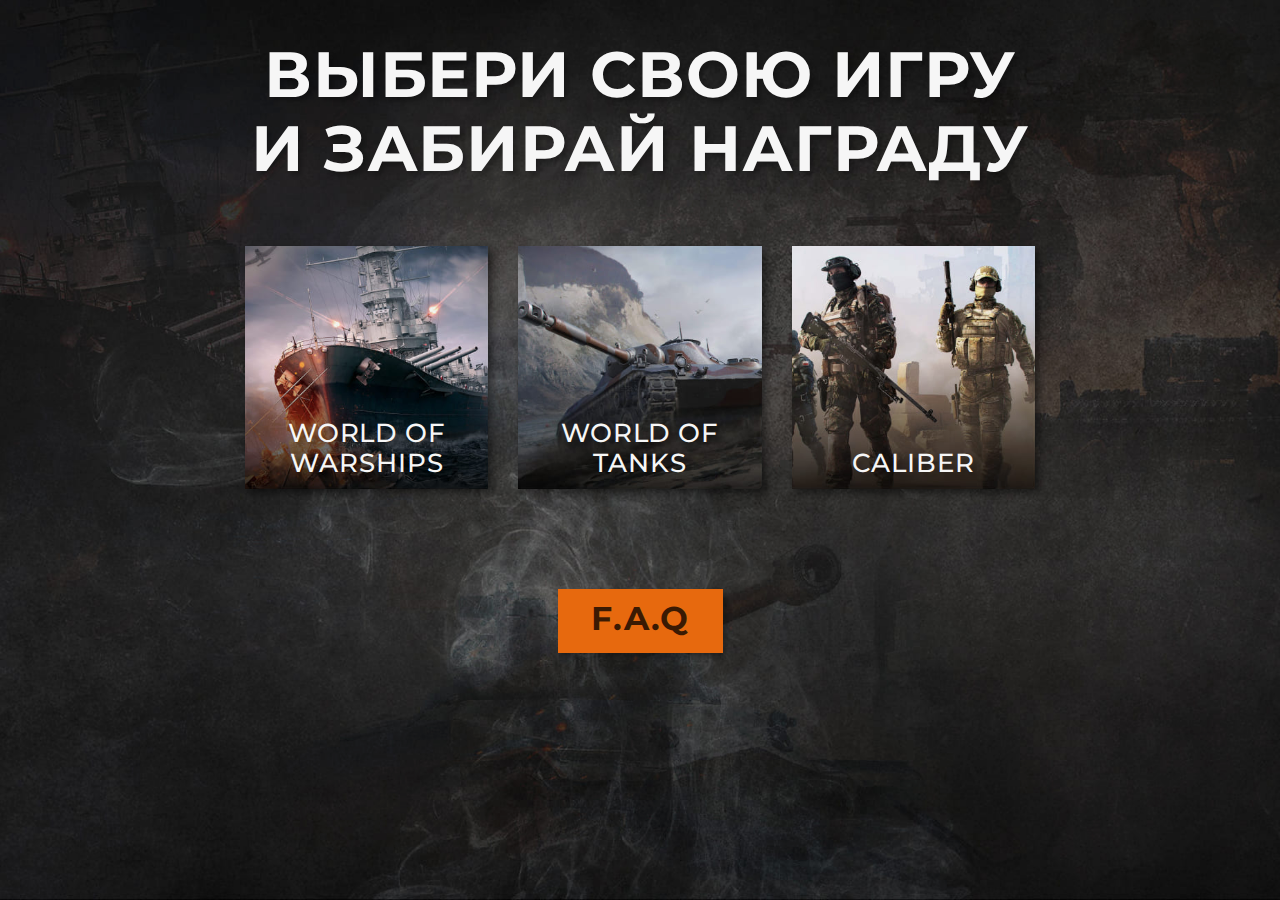
<file: index.html>
<!DOCTYPE html>
 <html lang="en">

 <head>
     <meta charset="UTF-8">
     <meta name="viewport" content="width=device-width, initial-scale=1.0">
     <title>Инвайт коды</title>
     <link href="https://fonts.googleapis.com/css2?family=Montserrat:wght@400;600&display=swap" rel="stylesheet">
     <link rel="stylesheet" href="css/normalize.css">
     <link rel="stylesheet" href="css/style.css">
 </head>

 <body style="display: none;">
     <main class="main__page">

         <div class="main__body">
             <div class="main__content">
                 <h2 class="main__title">ВЫБЕРИ СВОЮ ИГРУ <br>
                     И ЗАБИРАЙ НАГРАДУ</h2>
                 <div class="main__items">
                     <a class="main__items-link transition" href="page_links/world_of_warships.html">
                         <div class="main__items-inner wow">
                             <h3 class="main__items-title">WORLD OF WARSHIPS</h3>
                         </div>
                     </a>
                     <a class="main__items-link transition" href="page_links/world_of_tanks.html">
                         <div class="main__items-inner wot">
                             <h3 class="main__items-title">WORLD OF TANKS</h3>
                         </div>
                     </a>
                     <a class="main__items-link transition" href="page_links/caliber.html">
                         <div class="main__items-inner caliber">
                             <h3 class="main__items-title">CALIBER</h3>
                         </div>
                     </a>
                 </div>
                 <div class="main__faq">
                     <a href="page_links/faq.html" class="main__faq-link transition">
                         <h3>F.A.Q</h3>
                     </a>
                 </div>
             </div>
         </div>
     </main>

     <script src="js/jquery.js"></script>     
     <script src="js/script_main.js"></script>

 </body>

 </html>
</file>
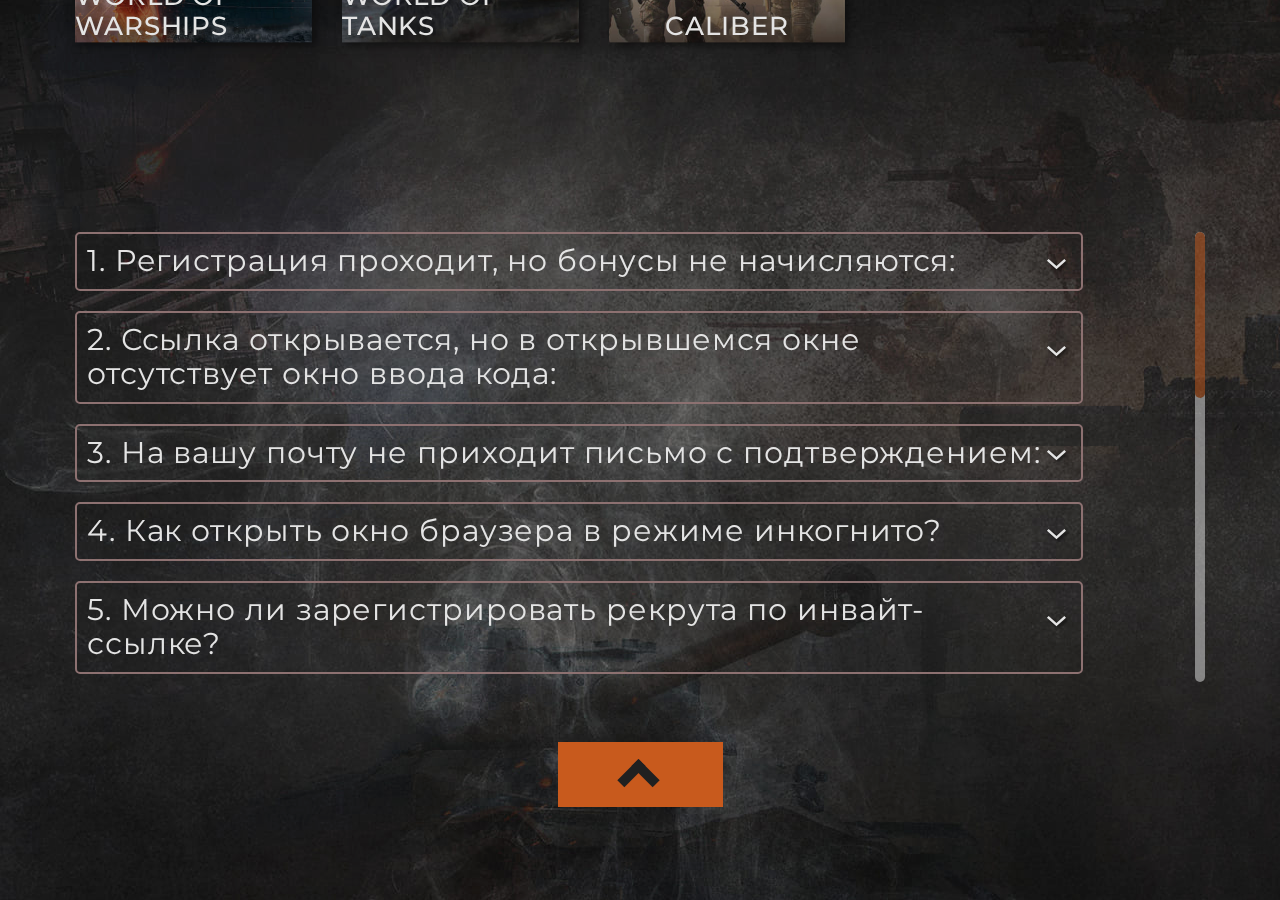
<file: page_links/faq.html>
<!DOCTYPE html>
<html lang="en">

<head>
    <meta charset="UTF-8">
    <meta name="viewport" content="width=device-width, initial-scale=1.0">
    <title>Инвайт коды</title>
    <link href="https://fonts.googleapis.com/css2?family=Montserrat:wght@400;600&display=swap" rel="stylesheet">
    <link rel="stylesheet" href="../css/normalize.css">
    <link rel="stylesheet" href="../css/style.css">
</head>

<body style="display: none;">
    <main class="faq__page">
        <div class="faq__content">
            <div class="faq__body">

                <nav class="faq__nav">
                    <a href="faq_wow.html" class="faq__nav-link transition">
                        <div class="faq__nav-item wow">
                            <h3 class="faq__nav-title">WORLD OF WARSHIPS</h3>
                        </div>
                    </a>
                    <a href="faq_wot.html" class="faq__nav-link transition">
                        <div class="faq__nav-item wot">
                            <h3 class="faq__nav-title">WORLD OF TANKS</h3>
                        </div>
                    </a>
                    <a href="faq_caliber.html" class="faq__nav-link transition">
                        <div class="faq__nav-item caliber">
                            <h3 class="faq__nav-title">CALIBER</h3>
                        </div>
                    </a>
                </nav>

                <div class="scrollpanel">
                    <div class="sp-viewport">
                        <div class="sp-container">
                            <div id="my-accordion">

                                <!-- FAQ -->
                                <div class="accordoin__wrapper">
                                    <a href="#" class="toggler">1. Регистрация проходит, но бонусы не
                                        начисляются:</a>
                                    <div class="collapsible"><span class="faq__accordoin-warr">Решение
                                            проблемы</span> если на ваш e-mail не приходит письмо
                                        с подтверждением регистрации WOT.</div>
                                </div>
                                <div class="accordoin__wrapper">
                                    <a href="#" class="toggler">2. Ссылка открывается, но в открывшемся окне
                                        отсутствует
                                        окно ввода кода:</a>
                                    <div class="collapsible"><span class="faq__accordoin-warr">Решение
                                            проблемы</span> если на ваш e-mail не приходит письмо
                                        с подтверждением регистрации WOT.</div>
                                </div>

                                <div class="accordoin__wrapper">
                                    <a href="#" class="toggler">3. На вашу почту не приходит письмо с
                                        подтверждением:</a>
                                    <div class="collapsible"><span class="faq__accordoin-warr">Решение
                                            проблемы</span> если на ваш e-mail не приходит письмо
                                        с подтверждением регистрации WOT.</div>
                                </div>

                                <div class="accordoin__wrapper">
                                    <a href="#" class="toggler">4. Как открыть окно браузера в режиме
                                        инкогнито?</a>
                                    <div class="collapsible"><span class="faq__accordoin-warr">Решение
                                            проблемы</span> если на ваш e-mail не приходит письмо
                                        с подтверждением регистрации WOT.</div>
                                </div>

                                <div class="accordoin__wrapper">
                                    <a href="#" class="toggler">5. Можно ли зарегистрировать рекрута по
                                        инвайт-ссылке?</a>
                                    <div class="collapsible"><span class="faq__accordoin-warr">Решение
                                            проблемы</span> если на ваш e-mail не приходит письмо
                                        с подтверждением регистрации WOT.</div>
                                </div>
                                <div class="accordoin__wrapper">
                                    <a href="#" class="toggler">6. Как сделать реферальную ссылку?</a>
                                    <div class="collapsible"><span class="faq__accordoin-warr">Решение
                                            проблемы</span> если на ваш e-mail не приходит письмо
                                        с подтверждением регистрации WOT.</div>
                                </div>
                                <div class="accordoin__wrapper">
                                    <a href="#" class="toggler">7. Куда вводить инвайт код?</a>
                                    <div class="collapsible"><span class="faq__accordoin-warr">Решение
                                            проблемы</span> если на ваш e-mail не приходит письмо
                                        с подтверждением регистрации WOT.</div>
                                </div>
                            </div>
                        </div>
                    </div>
                    <div class="sp-scrollbar">
                        <div class="sp-thumb"></div>
                    </div>
                </div>

                <div class="faq__link">
                    <a href="../index.html" class="transition"><span></span></a>
                </div>
            </div>
        </div>
    </main>

    <script src="../js/jquery.js"></script>
    <script src="../js/jquery.mousewheel.min.js"></script>
    <script src="../js/jquery-scrollpanel.js"></script>
    <script src="../js/jquery-accordion.min.js"></script>
    <script src="../js/script_faq.js"> </script>

</body>

</html>
</file>
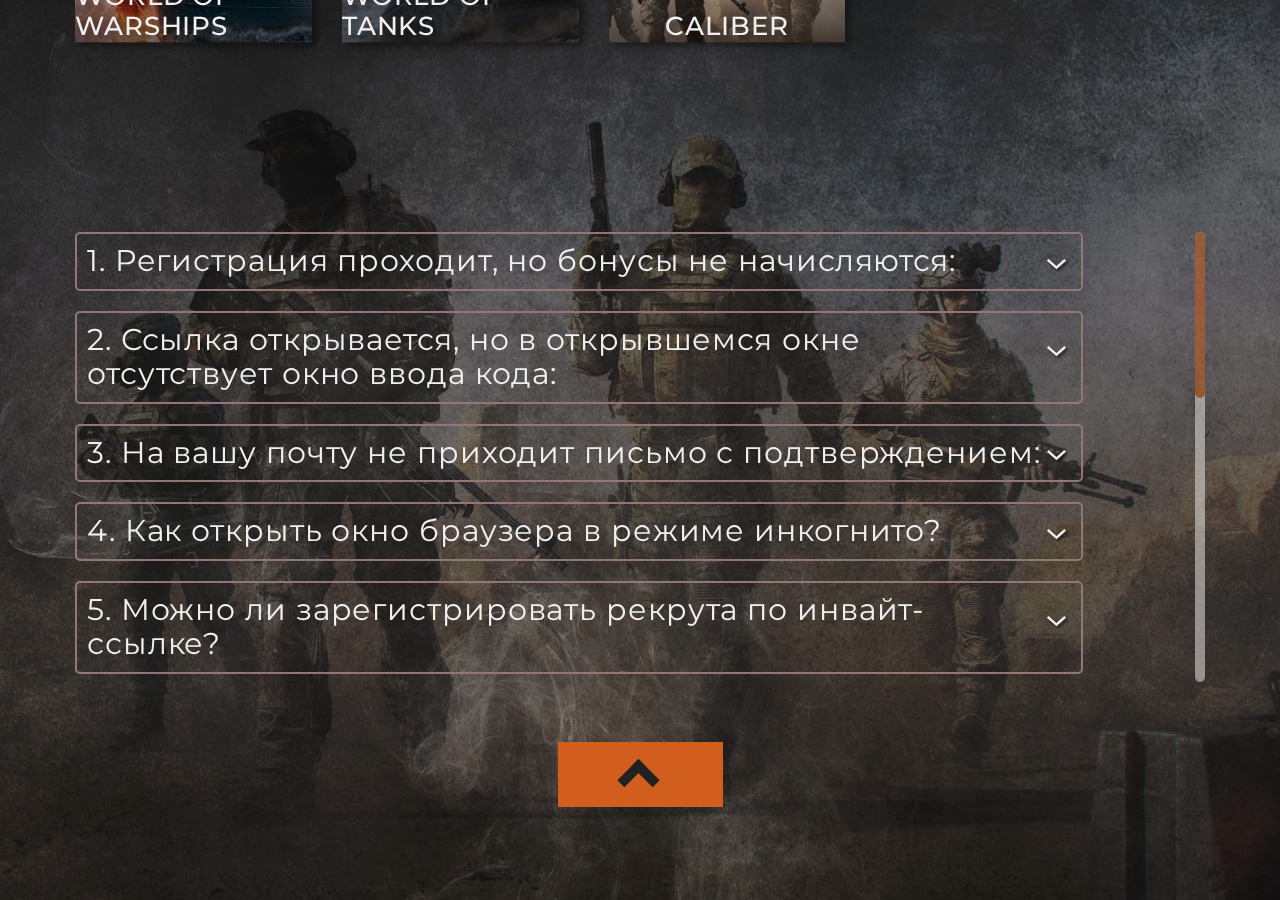
<file: page_links/faq_caliber.html>
<!DOCTYPE html>
<html lang="en">

<head>
    <meta charset="UTF-8">
    <meta name="viewport" content="width=device-width, initial-scale=1.0">
    <title>Инвайт коды</title>
    <link href="https://fonts.googleapis.com/css2?family=Montserrat:wght@400;600&display=swap" rel="stylesheet">
    <link rel="stylesheet" href="../css/normalize.css">
    <link rel="stylesheet" href="../css/style.css">
</head>

<body style="display: none;">
    <main class="faq__page caliber">
        <div class="faq__content">
            <div class="faq__body">

                <nav class="faq__nav">
                    <a href="faq_wow.html" class="faq__nav-link transition">
                        <div class="faq__nav-item wow">
                            <h3 class="faq__nav-title">WORLD OF WARSHIPS</h3>
                        </div>
                    </a>
                    <a href="faq_wot.html" class="faq__nav-link transition">
                        <div class="faq__nav-item wot">
                            <h3 class="faq__nav-title">WORLD OF TANKS</h3>
                        </div>
                    </a>
                    <a href="faq_caliber.html" class="faq__nav-link transition">
                        <div class="faq__nav-item caliber">
                            <h3 class="faq__nav-title">CALIBER</h3>
                        </div>
                    </a>
                </nav>

                <div class="scrollpanel">
                    <div class="sp-viewport">
                        <div class="sp-container">
                            <div id="my-accordion">

                                <!-- FAQ -->
                                <div class="accordoin__wrapper">
                                    <a href="#" class="toggler">1. Регистрация проходит, но бонусы не
                                        начисляются:</a>
                                    <div class="collapsible"><span class="faq__accordoin-warr">Решение
                                            проблемы</span> если на ваш e-mail не приходит письмо
                                        с подтверждением регистрации WOT.</div>
                                </div>
                                <div class="accordoin__wrapper">
                                    <a href="#" class="toggler">2. Ссылка открывается, но в открывшемся окне
                                        отсутствует
                                        окно ввода кода:</a>
                                    <div class="collapsible"><span class="faq__accordoin-warr">Решение
                                            проблемы</span> если на ваш e-mail не приходит письмо
                                        с подтверждением регистрации WOT.</div>
                                </div>

                                <div class="accordoin__wrapper">
                                    <a href="#" class="toggler">3. На вашу почту не приходит письмо с
                                        подтверждением:</a>
                                    <div class="collapsible"><span class="faq__accordoin-warr">Решение
                                            проблемы</span> если на ваш e-mail не приходит письмо
                                        с подтверждением регистрации WOT.</div>
                                </div>

                                <div class="accordoin__wrapper">
                                    <a href="#" class="toggler">4. Как открыть окно браузера в режиме
                                        инкогнито?</a>
                                    <div class="collapsible"><span class="faq__accordoin-warr">Решение
                                            проблемы</span> если на ваш e-mail не приходит письмо
                                        с подтверждением регистрации WOT.</div>
                                </div>

                                <div class="accordoin__wrapper">
                                    <a href="#" class="toggler">5. Можно ли зарегистрировать рекрута по
                                        инвайт-ссылке?</a>
                                    <div class="collapsible"><span class="faq__accordoin-warr">Решение
                                            проблемы</span> если на ваш e-mail не приходит письмо
                                        с подтверждением регистрации WOT.</div>
                                </div>
                                <div class="accordoin__wrapper">
                                    <a href="#" class="toggler">6. Как сделать реферальную ссылку?</a>
                                    <div class="collapsible"><span class="faq__accordoin-warr">Решение
                                            проблемы</span> если на ваш e-mail не приходит письмо
                                        с подтверждением регистрации WOT.</div>
                                </div>
                                <div class="accordoin__wrapper">
                                    <a href="#" class="toggler">7. Куда вводить инвайт код?</a>
                                    <div class="collapsible"><span class="faq__accordoin-warr">Решение
                                            проблемы</span> если на ваш e-mail не приходит письмо
                                        с подтверждением регистрации WOT.</div>
                                </div>
                            </div>
                        </div>
                    </div>
                    <div class="sp-scrollbar">
                        <div class="sp-thumb"></div>
                    </div>
                </div>

                <div class="faq__link">
                    <a href="../index.html" class="transition"><span></span></a>
                </div>
            </div>
        </div>
    </main>

    <script src="../js/jquery.js"></script>
    <script src="../js/jquery.mousewheel.min.js"></script>
    <script src="../js/jquery-scrollpanel.js"></script>
    <script src="../js/jquery-accordion.min.js"></script>
    <script src="../js/script_faq.js"> </script>

</body>

</html>
</file>
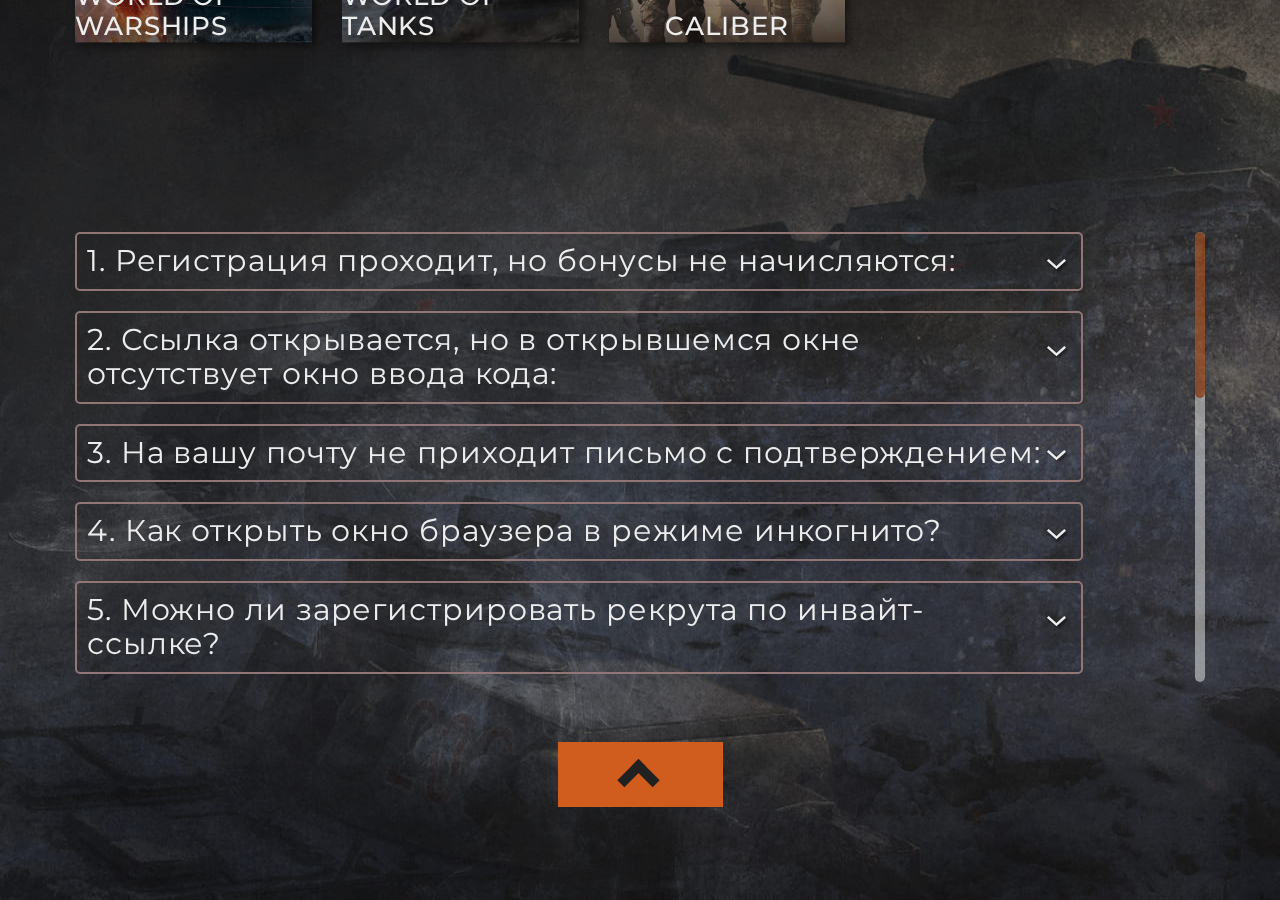
<file: page_links/faq_wot.html>
<!DOCTYPE html>
<html lang="en">

<head>
    <meta charset="UTF-8">
    <meta name="viewport" content="width=device-width, initial-scale=1.0">
    <title>Инвайт коды</title>
    <link href="https://fonts.googleapis.com/css2?family=Montserrat:wght@400;600&display=swap" rel="stylesheet">
    <link rel="stylesheet" href="../css/normalize.css">
    <link rel="stylesheet" href="../css/style.css">
</head>

<body style="display: none;">
    <main class="faq__page wot">
        <div class="faq__content">
            <div class="faq__body">

                <nav class="faq__nav">
                    <a href="faq_wow.html" class="faq__nav-link transition">
                        <div class="faq__nav-item wow">
                            <h3 class="faq__nav-title">WORLD OF WARSHIPS</h3>
                        </div>
                    </a>
                    <a href="faq_wot.html" class="faq__nav-link transition">
                        <div class="faq__nav-item wot">
                            <h3 class="faq__nav-title">WORLD OF TANKS</h3>
                        </div>
                    </a>
                    <a href="faq_caliber.html" class="faq__nav-link transition">
                        <div class="faq__nav-item caliber">
                            <h3 class="faq__nav-title">CALIBER</h3>
                        </div>
                    </a>
                </nav>

                <div class="scrollpanel">
                    <div class="sp-viewport">
                        <div class="sp-container">
                            <div id="my-accordion">

                                <!-- FAQ -->
                                <div class="accordoin__wrapper">
                                    <a href="#" class="toggler">1. Регистрация проходит, но бонусы не
                                        начисляются:</a>
                                    <div class="collapsible"><span class="faq__accordoin-warr">Решение
                                            проблемы</span> если на ваш e-mail не приходит письмо
                                        с подтверждением регистрации WOT.</div>
                                </div>
                                <div class="accordoin__wrapper">
                                    <a href="#" class="toggler">2. Ссылка открывается, но в открывшемся окне
                                        отсутствует
                                        окно ввода кода:</a>
                                    <div class="collapsible"><span class="faq__accordoin-warr">Решение
                                            проблемы</span> если на ваш e-mail не приходит письмо
                                        с подтверждением регистрации WOT.</div>
                                </div>

                                <div class="accordoin__wrapper">
                                    <a href="#" class="toggler">3. На вашу почту не приходит письмо с
                                        подтверждением:</a>
                                    <div class="collapsible"><span class="faq__accordoin-warr">Решение
                                            проблемы</span> если на ваш e-mail не приходит письмо
                                        с подтверждением регистрации WOT.</div>
                                </div>

                                <div class="accordoin__wrapper">
                                    <a href="#" class="toggler">4. Как открыть окно браузера в режиме
                                        инкогнито?</a>
                                    <div class="collapsible"><span class="faq__accordoin-warr">Решение
                                            проблемы</span> если на ваш e-mail не приходит письмо
                                        с подтверждением регистрации WOT.</div>
                                </div>

                                <div class="accordoin__wrapper">
                                    <a href="#" class="toggler">5. Можно ли зарегистрировать рекрута по
                                        инвайт-ссылке?</a>
                                    <div class="collapsible"><span class="faq__accordoin-warr">Решение
                                            проблемы</span> если на ваш e-mail не приходит письмо
                                        с подтверждением регистрации WOT.</div>
                                </div>
                                <div class="accordoin__wrapper">
                                    <a href="#" class="toggler">6. Как сделать реферальную ссылку?</a>
                                    <div class="collapsible"><span class="faq__accordoin-warr">Решение
                                            проблемы</span> если на ваш e-mail не приходит письмо
                                        с подтверждением регистрации WOT.</div>
                                </div>
                                <div class="accordoin__wrapper">
                                    <a href="#" class="toggler">7. Куда вводить инвайт код?</a>
                                    <div class="collapsible"><span class="faq__accordoin-warr">Решение
                                            проблемы</span> если на ваш e-mail не приходит письмо
                                        с подтверждением регистрации WOT.</div>
                                </div>
                            </div>
                        </div>
                    </div>
                    <div class="sp-scrollbar">
                        <div class="sp-thumb"></div>
                    </div>
                </div>

                <div class="faq__link">
                    <a href="../index.html" class="transition"><span></span></a>
                </div>
            </div>
        </div>
    </main>

    <script src="../js/jquery.js"></script>
    <script src="../js/jquery.mousewheel.min.js"></script>
    <script src="../js/jquery-scrollpanel.js"></script>
    <script src="../js/jquery-accordion.min.js"></script>
    <script src="../js/script_faq.js"> </script>

</body>

</html>
</file>
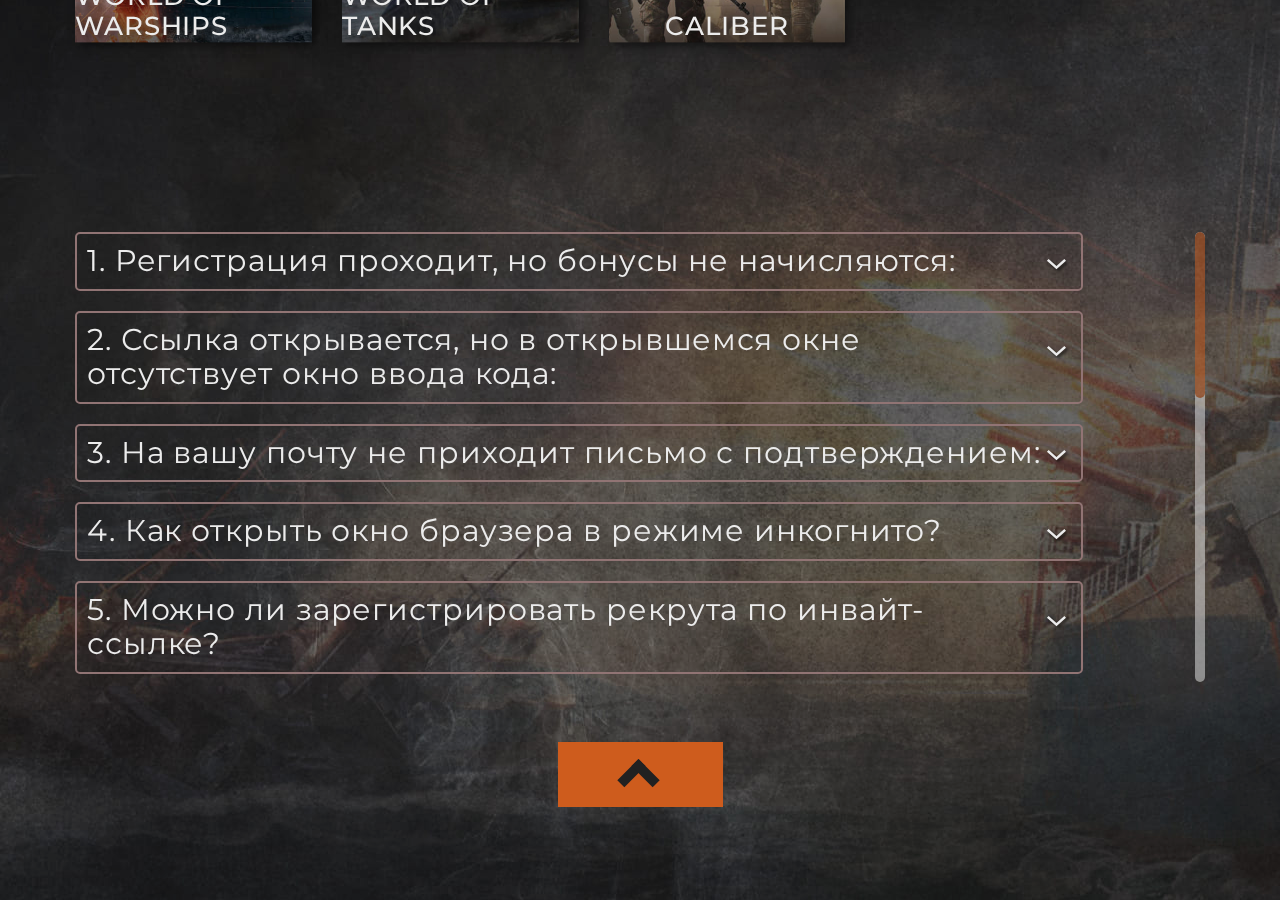
<file: page_links/faq_wow.html>
<!DOCTYPE html>
<html lang="en">

<head>
    <meta charset="UTF-8">
    <meta name="viewport" content="width=device-width, initial-scale=1.0">
    <title>Инвайт коды</title>
    <link href="https://fonts.googleapis.com/css2?family=Montserrat:wght@400;600&display=swap" rel="stylesheet">
    <link rel="stylesheet" href="../css/normalize.css">
    <link rel="stylesheet" href="../css/style.css">
</head>

<body style="display: none;">
    <main class="faq__page wow">
        <div class="faq__content">
            <div class="faq__body">

                <nav class="faq__nav">
                    <a href="faq_wow.html" class="faq__nav-link transition">
                        <div class="faq__nav-item wow">
                            <h3 class="faq__nav-title">WORLD OF WARSHIPS</h3>
                        </div>
                    </a>
                    <a href="faq_wot.html" class="faq__nav-link transition">
                        <div class="faq__nav-item wot">
                            <h3 class="faq__nav-title">WORLD OF TANKS</h3>
                        </div>
                    </a>
                    <a href="faq_caliber.html" class="faq__nav-link transition">
                        <div class="faq__nav-item caliber">
                            <h3 class="faq__nav-title">CALIBER</h3>
                        </div>
                    </a>
                </nav>

                <div class="scrollpanel">
                    <div class="sp-viewport">
                        <div class="sp-container">
                            <div id="my-accordion">

                                <!-- FAQ -->
                                <div class="accordoin__wrapper">
                                    <a href="#" class="toggler">1. Регистрация проходит, но бонусы не
                                        начисляются:</a>
                                    <div class="collapsible"><span class="faq__accordoin-warr">Решение
                                            проблемы</span> если на ваш e-mail не приходит письмо
                                        с подтверждением регистрации WOT.</div>
                                </div>
                                <div class="accordoin__wrapper">
                                    <a href="#" class="toggler">2. Ссылка открывается, но в открывшемся окне
                                        отсутствует
                                        окно ввода кода:</a>
                                    <div class="collapsible"><span class="faq__accordoin-warr">Решение
                                            проблемы</span> если на ваш e-mail не приходит письмо
                                        с подтверждением регистрации WOT.</div>
                                </div>

                                <div class="accordoin__wrapper">
                                    <a href="#" class="toggler">3. На вашу почту не приходит письмо с
                                        подтверждением:</a>
                                    <div class="collapsible"><span class="faq__accordoin-warr">Решение
                                            проблемы</span> если на ваш e-mail не приходит письмо
                                        с подтверждением регистрации WOT.</div>
                                </div>

                                <div class="accordoin__wrapper">
                                    <a href="#" class="toggler">4. Как открыть окно браузера в режиме
                                        инкогнито?</a>
                                    <div class="collapsible"><span class="faq__accordoin-warr">Решение
                                            проблемы</span> если на ваш e-mail не приходит письмо
                                        с подтверждением регистрации WOT.</div>
                                </div>

                                <div class="accordoin__wrapper">
                                    <a href="#" class="toggler">5. Можно ли зарегистрировать рекрута по
                                        инвайт-ссылке?</a>
                                    <div class="collapsible"><span class="faq__accordoin-warr">Решение
                                            проблемы</span> если на ваш e-mail не приходит письмо
                                        с подтверждением регистрации WOT.</div>
                                </div>
                                <div class="accordoin__wrapper">
                                    <a href="#" class="toggler">6. Как сделать реферальную ссылку?</a>
                                    <div class="collapsible"><span class="faq__accordoin-warr">Решение
                                            проблемы</span> если на ваш e-mail не приходит письмо
                                        с подтверждением регистрации WOT.</div>
                                </div>
                                <div class="accordoin__wrapper">
                                    <a href="#" class="toggler">7. Куда вводить инвайт код?</a>
                                    <div class="collapsible"><span class="faq__accordoin-warr">Решение
                                            проблемы</span> если на ваш e-mail не приходит письмо
                                        с подтверждением регистрации WOT.</div>
                                </div>
                            </div>
                        </div>
                    </div>
                    <div class="sp-scrollbar">
                        <div class="sp-thumb"></div>
                    </div>
                </div>

                <div class="faq__link">
                    <a href="../index.html" class="transition"><span></span></a>
                </div>
            </div>
        </div>
    </main>

    <script src="../js/jquery.js"></script>
    <script src="../js/jquery.mousewheel.min.js"></script>
    <script src="../js/jquery-scrollpanel.js"></script>
    <script src="../js/jquery-accordion.min.js"></script>
    <script src="../js/script_faq.js"> </script>

</body>

</html>
</file>
<file: css/style.css>
html {
  background-color: #191919;
}
* {
  box-sizing: border-box;
}
body {
  color: #ffffff;
  font-family: 'Montserrat', sans-serif;
  font-weight: 400;
  font-size: 18px;
  letter-spacing: 0.9px;
}
h3,
h2 {
  margin: 0;
}
.transition-fade {
  transition: 0.4s;
  opacity: 1;
}
html.is-animating .transition-fade {
  opacity: 0;
}
.main__page {
  padding: 3%;
  width: 100vw;
  height: 100vh;
  background-color: #1C1919;
  background: url(../img/main__bg.jpg) center center no-repeat;
  background-size: cover;
  text-align: center;
}
.main__content {
  display: flex;
  flex-direction: column;
  align-items: center;
  justify-content: space-between;
}
.main__title {
  margin-bottom: 5%;
  font-size: 64px;
  text-shadow: 4px 4px 4px rgba(0, 0, 0, 0.25);
  text-transform: uppercase;
}
.main__items {
  display: flex;
  align-items: center;
  justify-content: space-around;
}
.main__items-inner {
  width: 19vw;
  height: 19vw;
  display: flex;
  flex-direction: column;
  align-items: center;
  justify-content: flex-end;
  box-shadow: 4px 4px 8px 0 rgba(0, 0, 0, 0.5);
  transition: all 0.6s ease-in-out;
}
.main__items-inner .main__items-title {
  margin-bottom: 10px;
  text-shadow: 4px 4px 4px rgba(0, 0, 0, 0.25);
  font-size: 26px;
  font-weight: 500;
}
.main__items-inner.wow {
  background: url(../img/wow__main.jpg) center center no-repeat;
  background-size: 107%;
}
.main__items-inner.wow:hover {
  background-size: 130%;
}
.main__items-inner.wow::before {
  content: '';
  position: absolute;
  background: rgba(0, 0, 0, 0);
  width: 19vw;
  height: 19vw;
  transition: 0.6s;
}
.main__items-inner.wow:hover::before {
  content: '';
  background: rgba(0, 0, 0, 0.5);
}
.main__items-inner.wot {
  background: url(../img/wot__main.jpg) center center no-repeat;
  background-size: 107%;
}
.main__items-inner.wot:hover {
  background-size: 130%;
}
.main__items-inner.wot::before {
  content: '';
  position: absolute;
  background: rgba(0, 0, 0, 0);
  width: 19vw;
  height: 19vw;
  transition: 0.6s;
}
.main__items-inner.wot:hover::before {
  content: '';
  background: rgba(0, 0, 0, 0.5);
}
.main__items-inner.caliber {
  background: url(../img/caliber__main.jpg) center center no-repeat;
  background-size: 107%;
}
.main__items-inner.caliber:hover {
  background-size: 130%;
}
.main__items-inner.caliber::before {
  content: '';
  position: absolute;
  background: rgba(0, 0, 0, 0);
  width: 19vw;
  height: 19vw;
  transition: 0.6s;
}
.main__items-inner.caliber:hover::before {
  content: '';
  background: rgba(0, 0, 0, 0.5);
}
.main__items-link + .main__items-link {
  margin-left: 30px;
}
.main__faq {
  margin-top: 100px;
  width: 165px;
  height: 64px;
  box-shadow: 4px 4px 4px 0 rgba(0, 0, 0, 0.25);
  background-color: #f06d0e;
  color: rgba(0, 0, 0, 0.75);
  font-size: 28px;
  line-height: 58px;
}
.wow__page {
  width: 100vw;
  height: 100vh;
  background: url(../img/wow__hp__bg.jpg) center center no-repeat;
}
.wot__page {
  width: 100vw;
  height: 100vh;
  background: url(../img/wot__hp__bg.jpg) center center no-repeat;
}
.caliber__page {
  width: 100vw;
  height: 100vh;
  background: url(../img/caliber__hp__bg.jpg) center center no-repeat;
}
.faq__page {
  width: 100vw;
  height: 100vh;
  background: url(../img/faq__bg.jpg) center center no-repeat;
}
.faq__page.wow {
  background: url(../img/wow__hp__bg.jpg) center center no-repeat;
}
.faq__page.wot {
  background: url(../img/wot__hp__bg.jpg) center center no-repeat;
}
.faq__page.caliber {
  background: url(../img/caliber__hp__bg.jpg) center center no-repeat;
}
.wow__content,
.wot__content,
.caliber__content,
.faq__content {
  margin: 0 auto;
  max-width: 1130px;
}
.wow__nav,
.wot__nav,
.caliber__nav {
  height: 80px;
}
.wow__nav-list,
.wot__nav-list,
.caliber__nav-list {
  display: flex;
  align-items: center;
  justify-content: flex-end;
}
.wow__nav-item + .wow__nav-item,
.wot__nav-item + .wot__nav-item,
.caliber__nav-item + .caliber__nav-item {
  margin-left: 25px;
}
.wow__nav-link,
.wot__nav-link,
.caliber__nav-link {
  font-size: 24px;
  line-height: 48px;
}
.wow__page-title,
.wot__page-title,
.caliber__page-title {
  font-size: 64px;
  margin-bottom: 42px;
}
.wot__page-title.invite,
.wow__page-title.invite,
.caliber__page-title.invite,
.wot__page-title.bonuses,
.wow__page-title.bonuses,
.caliber__page-title.bonuses {
  font-size: 36px;
  font-weight: 500;
  text-shadow: 4px 4px 4px rgba(0, 0, 0, 0.25);
  text-transform: uppercase;
}
.wot__content-title.invite {
  font-size: 24px;
  font-weight: 500;
  color: #f06d0e;
  padding: 0 5px;
  display: inline-block;
  height: 29px;
  border-radius: 4px;
  background-color: #ffffff;
}
.wow__body,
.wot__body,
.faq__body,
.caliber__body {
  font-size: 30px;
}
.wow__content-title,
.wot__content-title,
.caliber__content-title {
  font-style: 30px;
  font-weight: normal;
  text-transform: uppercase;
}
.wow__content-link,
.wot__content-link,
.caliber__content-link {
  color: #df631e;
}
.wow__content-link2,
.wot__content-link2,
.caliber__content-link2 {
  color: #df631e;
  text-transform: uppercase;
}
.wow__links,
.wot__links,
.caliber__links {
  display: flex;
  align-items: center;
  justify-content: space-between;
  margin-top: 25px;
}
.wow__links.bonuses,
.wot__links.bonuses,
.caliber__links.bonuses {
  display: flex;
  align-items: center;
  justify-content: flex-end;
  margin-top: 25px;
}
.wow__links.invite,
.wot__links.invite,
.caliber__links.invite {
  display: flex;
  align-items: center;
  justify-content: flex-start;
  margin-top: 25px;
}
.wow__links-item,
.wot__links-item,
.caliber__links-item {
  width: 460px;
  height: 55px;
  background-color: #df631e;
  box-shadow: 4px 4px 4px 0 rgba(0, 0, 0, 0.25);
  color: #000000;
  text-transform: uppercase;
  text-align: center;
  font-weight: bold;
  font-size: 24px;
  line-height: 56px;
}
.wow__links-item.bonuses,
.wot__links-item.bonuses,
.caliber__links-item.bonuses {
  position: relative;
  width: 65px;
  height: 55px;
  margin-right: 60px;
}
.wow__links-item.bonuses a,
.wot__links-item.bonuses a,
.caliber__links-item.bonuses a {
  position: absolute;
  top: 50%;
  left: 67%;
  transform: translate(-30%, -22%);
  width: 100%;
  height: 100%;
}
.wow__links-item.bonuses span,
.wot__links-item.bonuses span,
.caliber__links-item.bonuses span {
  display: block;
  width: 25px;
  height: 25px;
  border-top: 5px solid #222222;
  border-right: 5px solid #222222;
  margin-right: 60px;
  transform: rotate(-135deg);
  color: #000000;
}
.wow__links-item.invite,
.wot__links-item.invite,
.caliber__links-item.invite {
  position: relative;
  width: 65px;
  height: 55px;
  margin-left: 60px;
}
.wow__links-item.invite a,
.wot__links-item.invite a,
.caliber__links-item.invite a {
  position: absolute;
  top: 50%;
  left: 40%;
  transform: translate(-15%, -22%);
  width: 100%;
  height: 100%;
}
.wow__links-item.invite span,
.wot__links-item.invite span,
.caliber__links-item.invite span {
  display: block;
  width: 25px;
  height: 25px;
  border-top: 5px solid #222222;
  border-right: 5px solid #222222;
  margin-right: 60px;
  transform: rotate(45deg);
  color: #000000;
}
.faq__nav {
  display: flex;
}
.faq__nav-item {
  width: 18.5vw;
  margin-bottom: 60px;
  margin-top: 10px;
  display: flex;
  flex-direction: column;
  align-items: center;
  justify-content: flex-end;
  box-shadow: 4px 4px 8px 0 rgba(0, 0, 0, 0.5);
  transition: all 0.6s ease-in-out;
}
.faq__nav-link + .faq__nav-link {
  margin-left: 30px;
}
.faq__nav-item.wow {
  background: url(../img/wow__main.jpg) center center no-repeat;
  background-size: 107%;
  height: 18vh;
  transform: translateY(-80%);
}
.faq__nav-item.wow:hover {
  transform: translateY(0);
}
.faq__nav-item.wot {
  background: url(../img/wot__main.jpg) center center no-repeat;
  background-size: 107%;
  height: 18vh;
  transform: translateY(-80%);
}
.faq__nav-item.wot:hover {
  transform: translateY(0);
}
.faq__nav-item.caliber {
  background: url(../img/caliber__main.jpg) center center no-repeat;
  background-size: 107%;
  height: 18vh;
  transform: translateY(-80%);
}
.faq__nav-item.caliber:hover {
  transform: translateY(0);
}
.faq__nav-title {
  text-shadow: 4px 4px 4px rgba(0, 0, 0, 0.25);
  font-family: Montserrat;
  font-size: 26px;
  font-weight: 500;
}
.division {
  margin-left: 0;
  width: 70%;
  height: 6px;
  background-color: #fff;
  opacity: 0.5;
}
.scrollpanel .sp-scrollbar {
  width: 10px;
  background-color: #ffffff;
  opacity: 0.5;
  border-radius: 5px;
  cursor: pointer;
}
.scrollpanel {
  height: 60vh;
  max-width: 1130px;
}
.faq__body .scrollpanel {
  height: 50vh;
  max-width: 1130px;
}
.faq__accordoin-warr {
  color: #df631e;
}
.faq__link {
  margin: 60px auto 0;
  width: 165px;
  height: 65px;
  background-color: #df631e;
  position: relative;
}
.faq__link a {
  position: absolute;
  top: 50%;
  left: 50%;
  transform: translate(-10%, -15%);
  width: 100%;
  height: 100%;
}
.faq__link span {
  display: block;
  width: 30px;
  height: 30px;
  border-top: 10px solid #222222;
  border-right: 10px solid #222222;
  margin-right: 60px;
  transform: rotate(-45deg);
  color: #000000;
}
.scrollpanel .sp-scrollbar .sp-thumb {
  background-color: #df631e;
  border-radius: 5px;
  transition: height 0.2s ease-in-out;
}
.scrollpanel .sp-scrollbar.active .sp-thumb {
  background-color: #999;
}
#my-accordion {
  padding-right: 10%;
}
.toggler {
  position: relative;
  display: block;
  padding: 10px;
  padding-right: 35px;
  border: 2px solid #9c7d7d;
  border-radius: 5px;
}
.toggler::after {
  content: url(../img/arr_down1.svg);
  position: absolute;
  right: 10px;
  top: 25%;
}
.accordoin__wrapper {
  margin-bottom: 20px;
}
.collapsible {
  margin-bottom: 20px;
  padding: 10px;
  border: 2px solid #9c7d7d;
  border-top: none;
  border-radius: 0 0 5px 5px;
}
</file>
